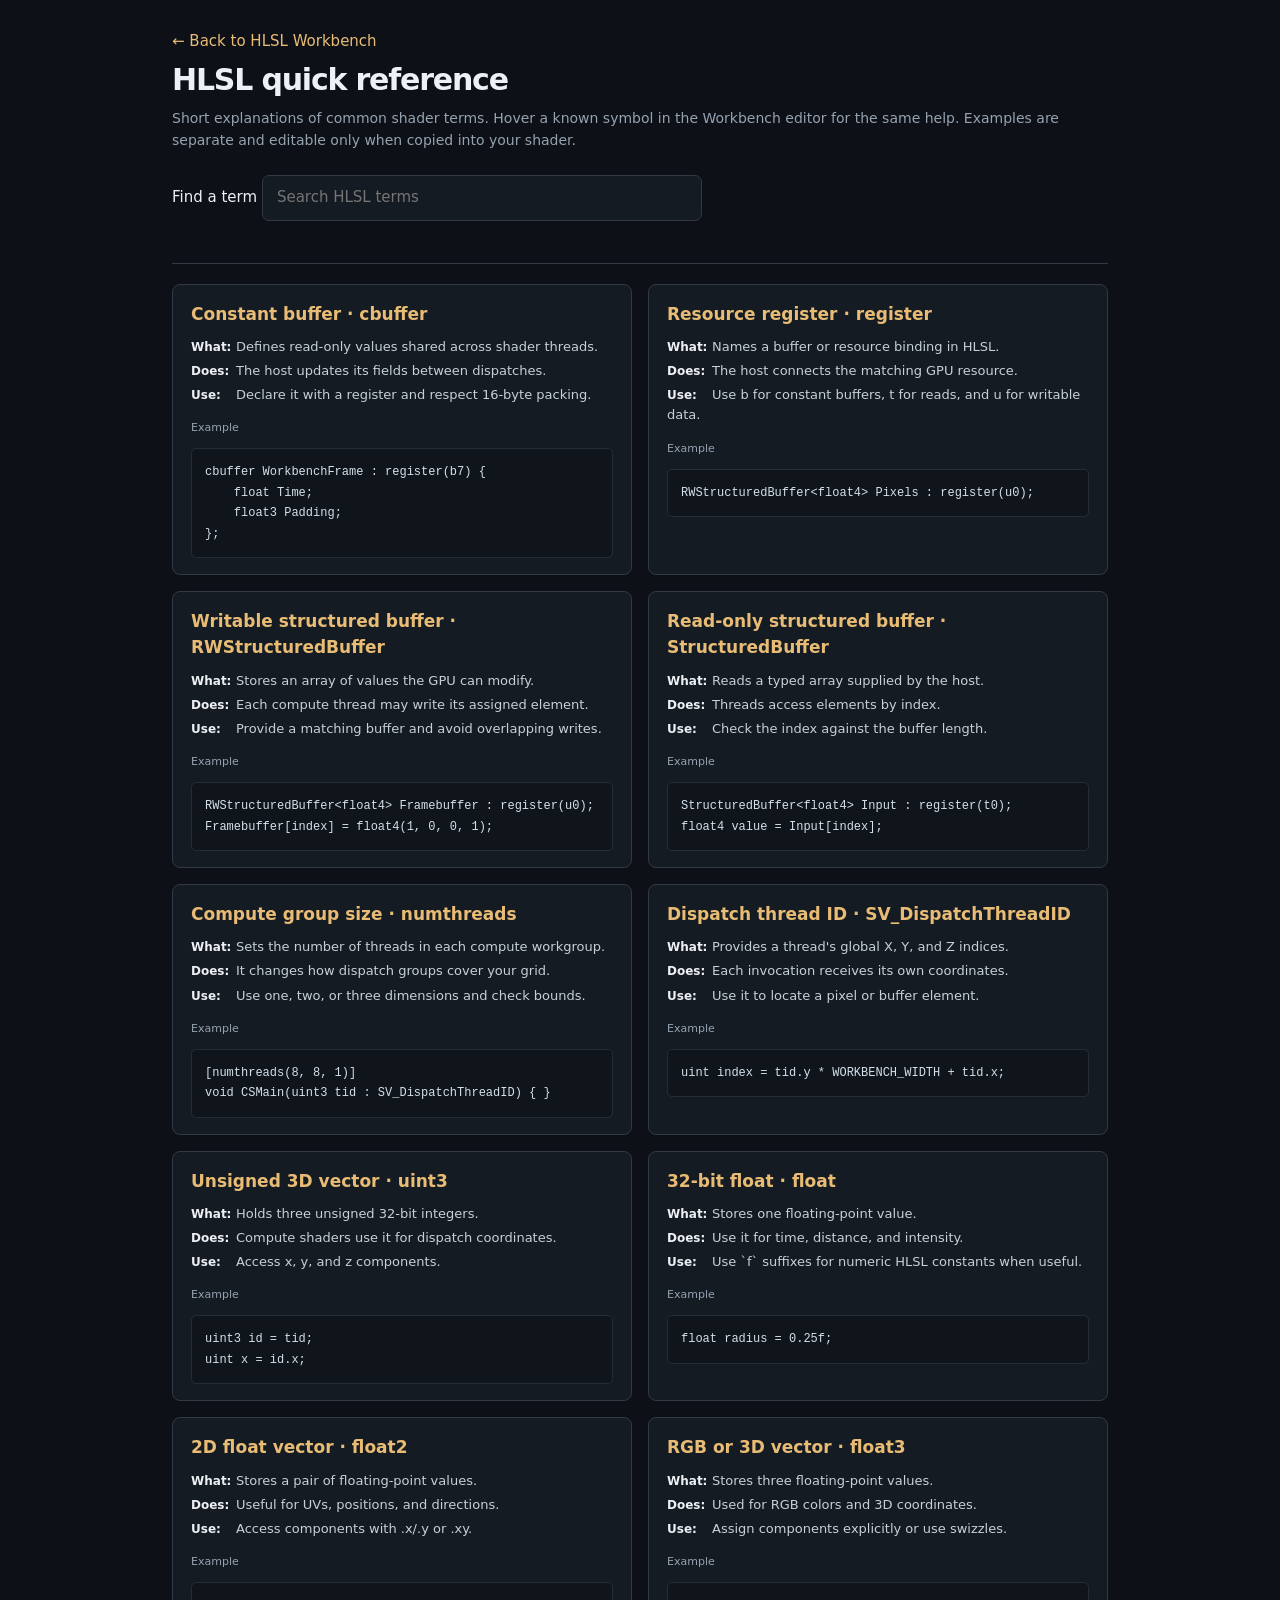
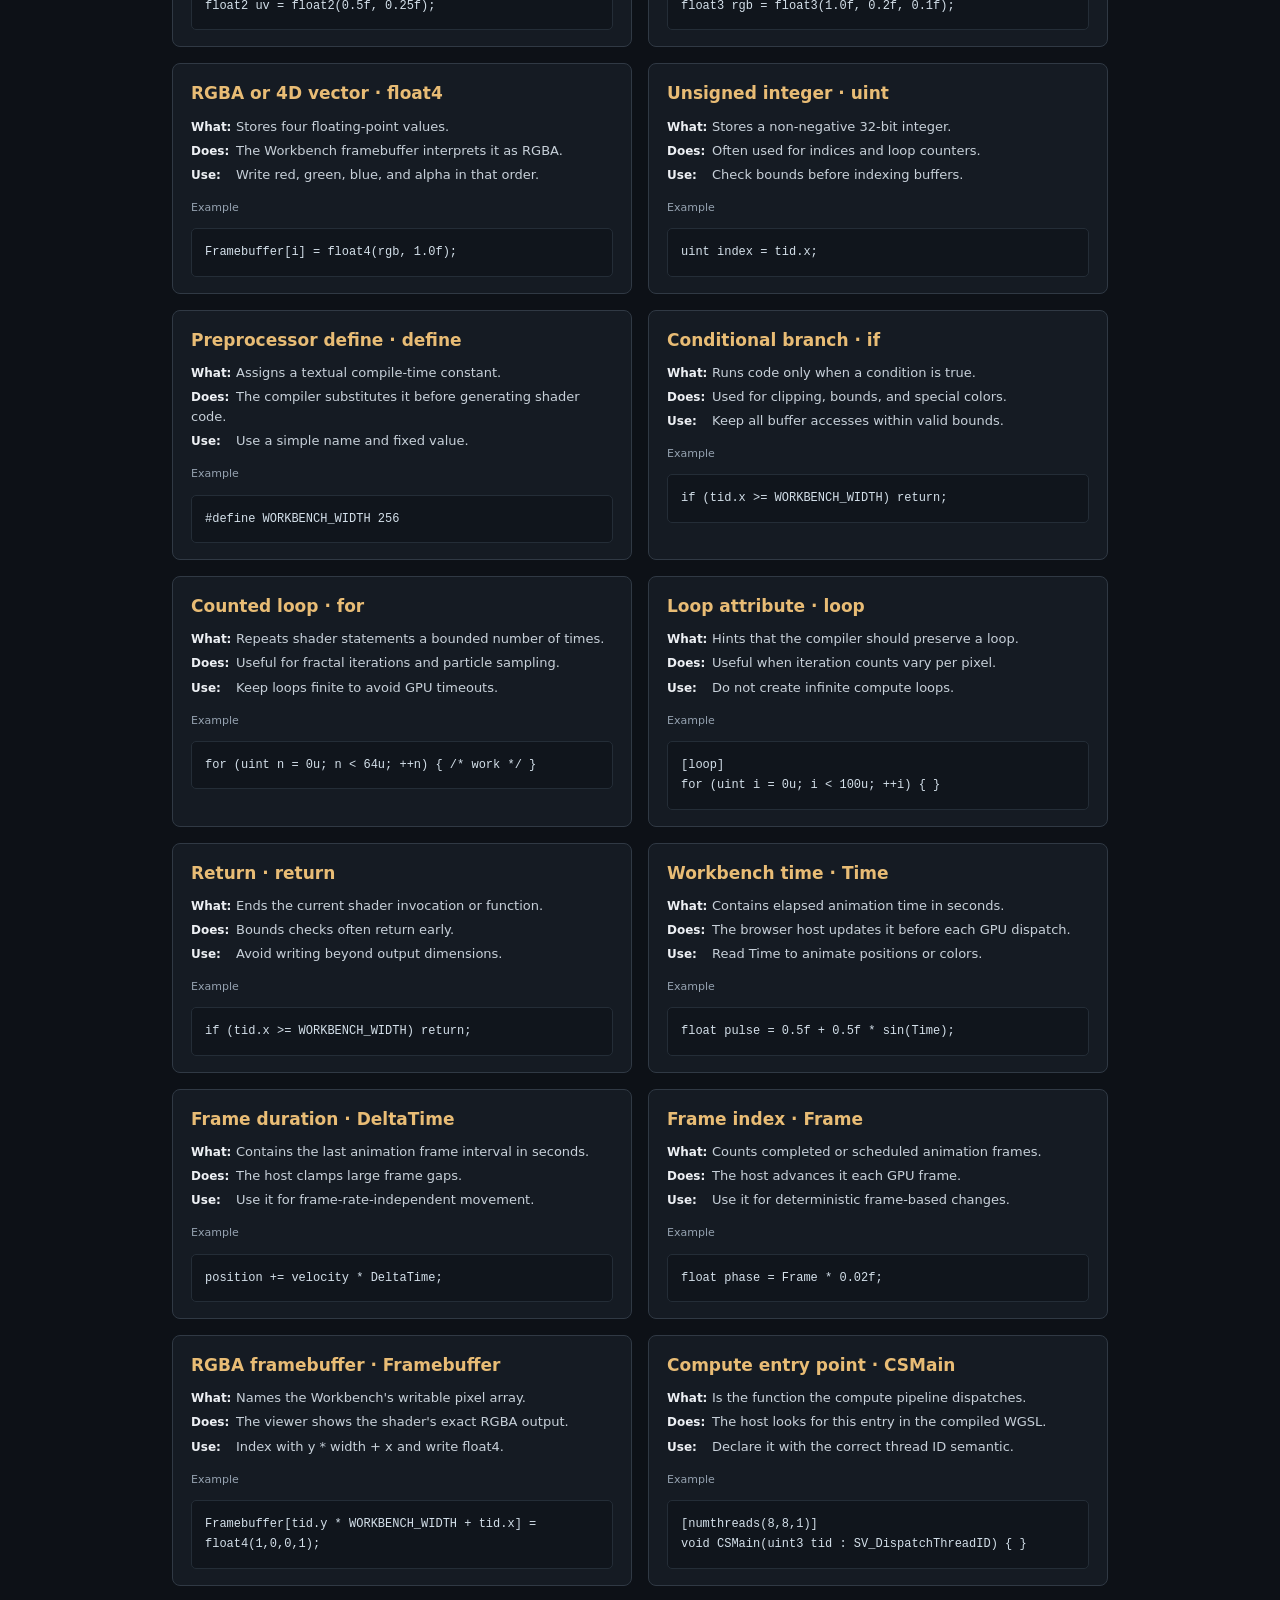
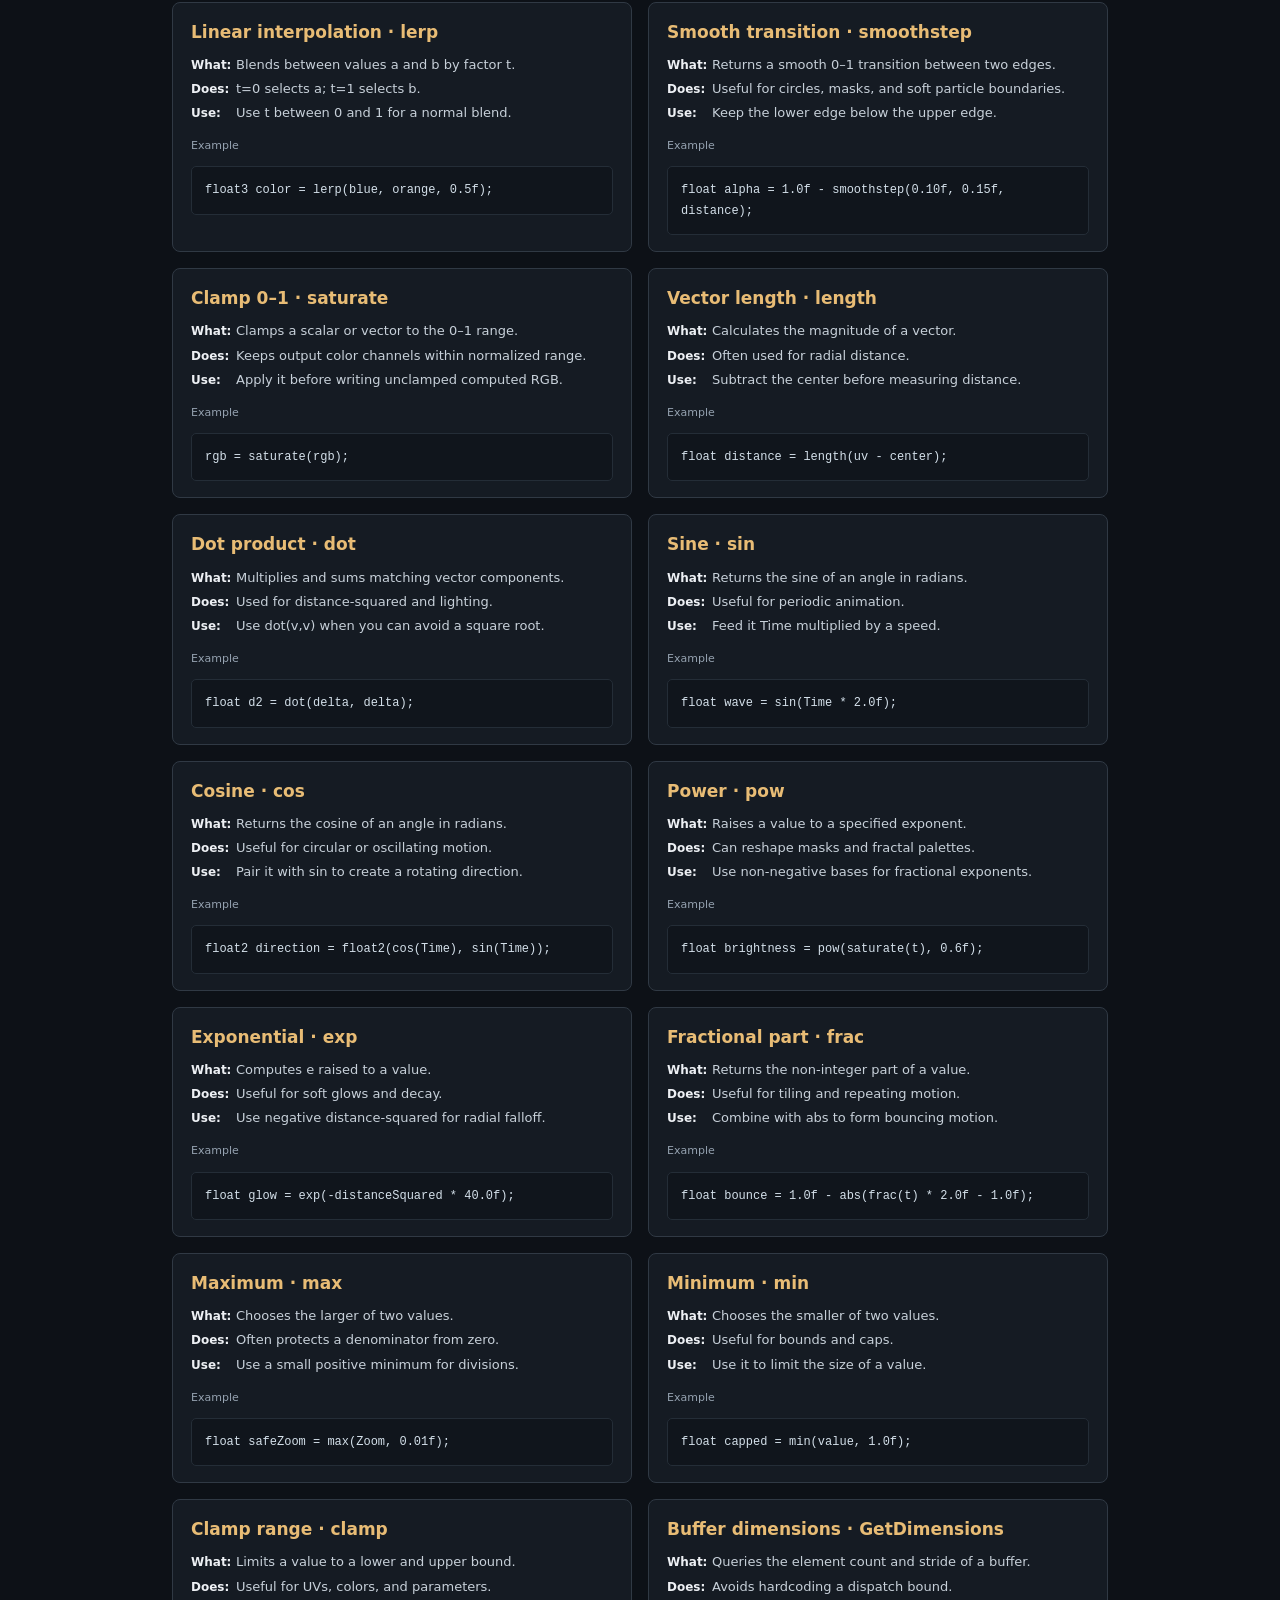
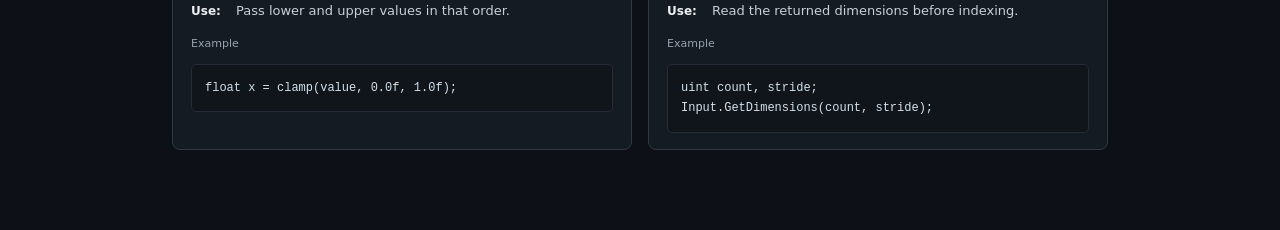
<file: playground/hlsl-reference.html>
<!doctype html>
<html lang="en">
<head>
<meta charset="utf-8">
<meta name="viewport" content="width=device-width, initial-scale=1">
<meta name="theme-color" content="#0d1117">
<title>HLSL Quick Reference — HLSL Workbench</title>
<link rel="stylesheet" href="workbench.css">
<style>
.reference-wrap{max-width:980px;margin:auto;padding:30px 22px 80px}
.reference-head{border-bottom:1px solid var(--border);padding-bottom:22px;margin-bottom:20px}
.reference-head h1{font-size:30px;margin:10px 0}
.reference-head p{color:var(--muted);font-size:14px;margin:0 0 12px}
.reference-search{width:100%;max-width:440px;padding:10px 14px;border:1px solid var(--border);background:var(--surface);border-radius:7px;color:var(--ink);margin:12px 0 20px}
.reference-list{display:grid;grid-template-columns:repeat(auto-fit,minmax(min(100%,400px),1fr));gap:16px}
.reference-entry{scroll-margin-top:30px;background:var(--surface);border:1px solid var(--border);border-radius:8px;padding:16px 18px}
.reference-entry:target{border-color:var(--accent)}
.reference-entry h2{font-size:17px;margin:0 0 10px;color:var(--accent)}
.reference-entry p{margin:4px 0;font-size:13px;color:var(--text)}
.reference-entry p strong{color:var(--ink);font-size:12px;min-width:45px;display:inline-block}
.reference-entry pre{padding:13px;margin-top:12px;background:var(--editor);border:1px solid var(--border-soft);max-height:none;border-radius:5px;white-space:pre-wrap;overflow-wrap:anywhere}
.reference-entry code{font:12px/1.5 ui-monospace,SFMono-Regular,Consolas,monospace}
.reference-caption{font-size:11px;color:var(--muted);margin:14px 0 4px}
</style>
</head>
<body>
<main class="reference-wrap">
<header class="reference-head">
<a href="index.html">← Back to HLSL Workbench</a>
<h1>HLSL quick reference</h1>
<p>Short explanations of common shader terms. Hover a known symbol in the Workbench editor for the same help. Examples are separate and editable only when copied into your shader.</p>
<label for="reference-search">Find a term</label>
<input id="reference-search" class="reference-search" type="search" placeholder="Search HLSL terms" autocomplete="off">
</header>
<div id="reference-list" class="reference-list" aria-live="polite"></div>
</main>
<script src="hlsl-docs-data.js"></script>
<script src="hlsl-reference.js"></script>
</body>
</html>
</file>
<file: playground/workbench.css>
/* HLSL Workbench — deliberately restrained, content-first UI.
   All functionality remains plain HTML/JS with no external dependencies. */
:root{
  color-scheme:dark;
  --canvas:#0d1117;--surface:#151b23;--surface-2:#1b232d;--editor:#10151c;
  --border:#303944;--border-soft:#242d37;
  --ink:#edf0f4;--text:#c7d0d9;--muted:#95a2b0;
  --accent:#e8bc75;--accent-ink:#19160e;--danger:#eb9a8f;
  font:15px/1.55 -apple-system,BlinkMacSystemFont,"Segoe UI",Inter,system-ui,sans-serif;
  background:var(--canvas);color:var(--ink)
}
*{box-sizing:border-box}
html{scroll-behavior:smooth}
body{margin:0;min-width:320px}
button,input,textarea,select{font:inherit}
button{cursor:pointer}
button:disabled{cursor:wait;opacity:.65}
a{color:var(--accent);text-decoration:none}
a:hover{text-decoration:underline}
a:focus-visible,button:focus-visible,input:focus-visible,textarea:focus-visible,select:focus-visible,summary:focus-visible{
  outline:2px solid var(--accent);outline-offset:3px
}
[hidden]{display:none!important}
.wrap{max-width:1660px;margin:0 auto;padding:0 22px 80px}
.site-header{display:flex;align-items:center;justify-content:space-between;min-height:76px;gap:18px;border-bottom:1px solid var(--border-soft)}
.brand{display:flex;align-items:center;gap:12px;min-width:0}
.brand-icon{display:grid;place-items:center;width:36px;height:36px;border:1px solid #697886;border-radius:7px;
  color:var(--ink);font:700 11px/1 ui-monospace,SFMono-Regular,Consolas,monospace;letter-spacing:-.6px}
.brand-title{font-size:14px;font-weight:680;letter-spacing:.02em}
.brand-sub{font-size:12px;color:var(--muted)}
.header-actions{display:flex;align-items:center;gap:18px;white-space:nowrap}
.header-actions a{color:var(--muted);font-size:13px}
.header-actions .quiet-button{padding:8px 11px}
.quiet-button,.minor-button,.preset-button,.buttons button{
  border:1px solid var(--border);border-radius:6px;color:var(--text);background:transparent;
  padding:7px 12px;font-size:13px;font-weight:550;transition:background .12s,border-color .12s
}
.quiet-button:hover,.minor-button:hover,.preset-button:hover,.buttons button:hover{background:var(--surface-2);border-color:#617180;text-decoration:none}
.hero{display:flex;align-items:end;justify-content:space-between;gap:30px;padding:36px 0 25px}
.eyebrow{font:600 11px/1.6 ui-monospace,SFMono-Regular,Consolas,monospace;letter-spacing:.13em;color:var(--accent);text-transform:uppercase}
h1{font-size:clamp(27px,3.2vw,39px);line-height:1.16;letter-spacing:-.04em;font-weight:650;margin:7px 0 8px}
.hero p{margin:0;color:var(--muted);font-size:14px}
.pipeline{color:var(--muted);font:12px/1.6 ui-monospace,SFMono-Regular,Consolas,monospace;letter-spacing:.01em;text-align:right;white-space:nowrap}
.pipeline strong{color:var(--text);font-weight:550}
.workbench{border:1px solid var(--border);border-radius:10px;overflow:hidden;background:var(--surface)}
.workbench-bar{display:flex;justify-content:space-between;align-items:center;gap:15px;
  min-height:59px;padding:11px 18px;border-bottom:1px solid var(--border);background:#191f27}
.workbench-label{font-weight:630;font-size:14px;letter-spacing:-.015em}
.workbench-meta{font:12px/1.4 ui-monospace,SFMono-Regular,Consolas,monospace;color:var(--muted)}
.preset-bar{display:flex;align-items:center;gap:9px;flex-wrap:wrap}
.preset-label{font:11px/1.5 ui-monospace,SFMono-Regular,Consolas,monospace;color:var(--muted);text-transform:uppercase;letter-spacing:.08em;margin-right:5px}
.preset-button{padding:6px 11px}
.preset-button[aria-pressed="true"]{border-color:#c1a370;color:#f3d4a1;background:#343025}
.workspace-grid{display:grid;grid-template-columns:minmax(0,1fr) minmax(0,1.04fr);align-items:stretch}
.editor-surface,.preview-surface{min-width:0}
.editor-surface{display:flex;flex-direction:column;border-right:1px solid var(--border)}
.pane-header{display:flex;justify-content:space-between;align-items:center;gap:12px;
  min-height:46px;padding:8px 17px;border-bottom:1px solid var(--border-soft)}
.pane-label{display:flex;align-items:center;gap:9px;color:var(--ink);font-size:12px;font-weight:640}
.file-mark{width:7px;height:7px;border-radius:50%;background:#b4a27d}
.pane-hint{font:11px/1.3 ui-monospace,SFMono-Regular,Consolas,monospace;color:var(--muted)}
.editor-tools{display:flex;align-items:center;flex-wrap:wrap;gap:3px}
.editor-tools button{border:0;border-radius:4px;padding:5px 9px;color:var(--muted);font:12px/1.4 -apple-system,BlinkMacSystemFont,"Segoe UI",system-ui,sans-serif;background:transparent}
.editor-tools button:hover{color:var(--ink);background:var(--surface-2)}
.code-editor,#bindings{
  display:block;width:100%;max-width:100%;min-width:0;resize:vertical;white-space:pre;overflow:auto;
  background:var(--editor);color:#d8e1e9;border:0;border-radius:0;
  padding:23px 25px;font:13px/1.75 ui-monospace,SFMono-Regular,Consolas,"Liberation Mono",monospace;tab-size:4
}
/* Native-textarea editing over a safe, noninteractive syntax-colored mirror. */
.editor-frame{position:relative;height:clamp(430px,60vh,740px);min-height:260px;background:var(--editor);resize:vertical;overflow:hidden}
.editor-frame #code,.editor-frame .code-highlight{
  box-sizing:border-box;position:absolute;inset:0;width:100%;height:100%;margin:0;
  padding:23px 25px;border:0;border-radius:0;white-space:pre;tab-size:4;
  font:13px/1.75 ui-monospace,SFMono-Regular,Consolas,"Liberation Mono",monospace;
  font-variant-ligatures:none;letter-spacing:0
}
.editor-frame #code{
  z-index:2;min-height:0;flex:none;resize:none;overflow:auto;background:transparent;
  color:transparent;-webkit-text-fill-color:transparent;caret-color:#f0d49d
}
.editor-frame #code::selection{background:rgba(105,143,183,.40);color:transparent}
.editor-frame .code-highlight{
  z-index:1;pointer-events:none;overflow:hidden;background:var(--editor);
  color:#d8e1e9;max-height:none
}
.editor-frame .code-highlight code{font:inherit;color:inherit;white-space:inherit}
.tok-comment{color:#8593a1}.tok-preprocessor{color:#d1a5c5}
.tok-string{color:#a6ceaa}.tok-number{color:#e8b57d}
.tok-keyword{color:#e8bc75}.tok-type{color:#8cc6d7}
.tok-resource{color:#7dd2c7}.tok-builtin{color:#a8bdf0}
.tok-function{color:#a9ccef}.tok-identifier{color:#dae3ec}
.tok-property{color:#b7d9c2}.tok-semantic{color:#c1afdf}
.tok-punctuation{color:#98a5b4}
#bindings{height:230px;min-height:140px;border-top:1px solid var(--border);padding:16px 20px}
.code-editor:focus,#bindings:focus{outline:2px solid #707f8f;outline-offset:-2px}
.bindings-panel{margin:0;border-top:1px solid var(--border-soft);background:#171e27}
.bindings-panel summary{display:flex;align-items:center;justify-content:space-between;gap:10px;
  list-style:none;cursor:pointer;padding:11px 18px;font-size:12px;color:var(--text)}
.bindings-panel summary::-webkit-details-marker{display:none}
.bindings-panel summary::after{content:"▸";font:14px/1 ui-monospace,Consolas,monospace;color:var(--muted)}
.bindings-panel[open] summary::after{content:"▾"}
.bindings-panel summary:hover{background:var(--surface-2)}
.bindings-panel .muted{padding:0 18px 10px;margin:0;font-size:12px;color:var(--muted)}
.run-bar{border-top:1px solid var(--border);padding:15px 17px;background:#191f27}
.run-controls{display:flex;align-items:center;gap:14px;flex-wrap:wrap}
#run-gpu,.buttons .primary{
  background:var(--accent);border:1px solid var(--accent);color:var(--accent-ink);
  border-radius:6px;padding:10px 16px;font-weight:700;font-size:13px
}
#run-gpu:hover,.buttons .primary:hover{background:#f5cb8c}
.run-hint{color:var(--muted);font:11px/1.5 ui-monospace,SFMono-Regular,Consolas,monospace}
.animation-stats{display:flex;align-items:center;gap:18px;flex-wrap:wrap;margin-top:11px;padding-top:10px;border-top:1px solid var(--border-soft);color:var(--muted);font:11px/1.5 ui-monospace,SFMono-Regular,Consolas,monospace}
.animation-stats span{white-space:nowrap}
.animation-stats strong{font-size:12px;font-weight:680;color:var(--ink);font-variant-numeric:tabular-nums}
#animate-gpu{background:#30423b;color:#bedec5;border-color:#476957}
#animate-gpu:hover:not(:disabled){background:#39544a}
#pause-gpu:disabled,#step-gpu:disabled,#reset-gpu:disabled{opacity:.45;cursor:default}
.run-controls{row-gap:9px}
#animate-gpu,#pause-gpu,#step-gpu,#reset-gpu{padding:9px 12px;min-height:40px}

#compile-status{margin:9px 0 0;font-size:12px;color:var(--muted);min-height:17px;overflow-wrap:anywhere}
#compile-status.is-error{color:var(--danger)}
.preview-surface{display:flex;flex-direction:column;background:#131920}
.preview-stage{padding:10px 11px 9px;min-height:230px;flex:1;display:flex;flex-direction:column}
.preview-empty{min-height:240px;flex:1;display:grid;place-items:center;text-align:center;gap:12px;color:var(--muted);padding:20px 12px}
.preview-empty-inner{max-width:230px}
.empty-graphic{display:grid;place-items:center;width:56px;height:56px;margin:0 auto 16px;color:#8493a3}
.empty-graphic svg{width:40px;height:40px;display:block}
.preview-empty h3{font-size:15px;font-weight:620;color:var(--text);margin:0 0 7px}
.preview-empty p{font-size:12px;line-height:1.65;margin:0}
.gpu-visual-panel{display:flex;flex-direction:column;flex:1;gap:0;min-width:0}
.visual-heading{display:flex;justify-content:space-between;align-items:center;gap:12px;margin:1px 0 12px}
.visual-heading h3{font-size:13px;font-weight:640;margin:0}
.data-provenance{color:var(--muted);font:11px/1.5 ui-monospace,SFMono-Regular,Consolas,monospace}
.visual-chart{display:grid;place-items:center;min-width:0;background:var(--editor);
  border:0;border-radius:4px;padding:0;overflow:hidden}
#gpu-visual{display:block;aspect-ratio:1/1;width:100%;max-width:680px;height:auto;border:0;background:transparent;cursor:default;touch-action:auto}
#gpu-visual-legend{font-size:11px;line-height:1.55;color:var(--muted);margin:10px 2px 13px}
.visual-metrics{display:grid;grid-template-columns:repeat(4,minmax(0,1fr));gap:0;
  border-top:1px solid var(--border);border-bottom:1px solid var(--border);padding:13px 0}
.visual-metric{padding:0 11px;border-right:1px solid var(--border-soft)}
.visual-metric:first-child{padding-left:2px}
.visual-metric:last-child{border-right:0}
.visual-metric span{display:block;font:11px/1.5 ui-monospace,SFMono-Regular,Consolas,monospace;color:var(--muted);white-space:nowrap}
.visual-metric strong{display:block;font-size:17px;line-height:1.5;font-weight:620;font-variant-numeric:tabular-nums;letter-spacing:-.03em;color:var(--ink)}
#gpu-visual-summary{font-size:12px;line-height:1.55;color:var(--muted);margin:11px 0 0;overflow-wrap:anywhere}
#gpu-visual-summary.warning{color:#edbb7a}
.inspectors{border-top:1px solid var(--border);background:#171e26}
.inspectors details{border-bottom:1px solid var(--border-soft)}
.inspectors details:last-child{border-bottom:0}
.inspectors summary{display:flex;justify-content:space-between;align-items:center;
  list-style:none;padding:12px 17px;cursor:pointer;font:12px/1.5 ui-monospace,SFMono-Regular,Consolas,monospace;color:var(--text)}
.inspectors summary::-webkit-details-marker{display:none}
.inspectors summary:after{content:"▸";font-size:14px;color:var(--muted)}
.inspectors details[open] summary:after{content:"▾"}
.inspectors summary:hover{background:var(--surface-2)}
.inspectors pre{margin:0;border-top:1px solid var(--border-soft);border-radius:0}
pre{background:var(--editor);color:#d4e0ea;font:12px/1.7 ui-monospace,SFMono-Regular,Consolas,monospace;
  white-space:pre;overflow:auto;tab-size:4;padding:16px;max-height:330px;margin:0}
.check-wgsl{display:flex;align-items:center;gap:7px;padding:10px 17px;font-size:12px;color:var(--muted)}
.check-wgsl input{accent-color:var(--accent)}
.workbench-foot{padding:10px 17px;border-top:1px solid var(--border);font-size:11px;color:var(--muted);background:#171e26}
.workbench-foot a{color:var(--text)}
.after-workbench{padding:46px 0 0}
.after-workbench h2{font-size:19px;letter-spacing:-.02em;margin:0 0 7px}
.after-workbench .section-intro{font-size:13px;color:var(--muted);margin:0 0 20px}
.secondary-lab{border:1px solid var(--border);border-radius:8px;background:var(--surface);margin-bottom:12px;overflow:hidden}
.secondary-lab>summary{display:flex;align-items:center;gap:12px;padding:17px 20px;cursor:pointer;list-style:none}
.secondary-lab>summary::-webkit-details-marker{display:none}
.secondary-lab>summary:hover{background:var(--surface-2)}
.secondary-lab>summary:after{content:"▸";margin-left:auto;color:var(--muted);font-size:14px}
.secondary-lab[open]>summary:after{content:"▾"}
.secondary-title{font-size:14px;font-weight:650}
.secondary-desc{font-size:12px;color:var(--muted)}
.secondary-content{border-top:1px solid var(--border);padding:20px}
.demo-grid{display:grid;grid-template-columns:270px minmax(0,1fr);gap:20px}
.demo-controls{padding:0 5px 0 0}
.ctrl{margin:0 0 13px}
.ctrl>label{display:flex;justify-content:space-between;gap:8px;font-size:12px;margin-bottom:7px;color:var(--text)}
.ctrl output{color:var(--accent);font-variant-numeric:tabular-nums}
.ctrl input[type=range]{width:100%;accent-color:var(--accent)}
.ctrl select{width:100%;background:var(--editor);color:var(--text);padding:7px;border:1px solid var(--border);border-radius:4px}
.buttons{display:flex;flex-wrap:wrap;gap:8px}
#scene{display:block;width:100%;aspect-ratio:920/430;height:auto;cursor:crosshair;touch-action:none;
  border:1px solid var(--border);border-radius:5px;background:#0c1723}
.stats{display:grid;grid-template-columns:repeat(4,minmax(0,1fr));gap:10px;margin:12px 0}
.stat{border-top:1px solid var(--border);padding-top:8px}
.stat strong{display:block;font-size:18px;font-weight:600;font-variant-numeric:tabular-nums}
.stat span{font-size:11px;color:var(--muted)}
.notice,.hint,.muted{color:var(--muted);font-size:12px;line-height:1.6}
.hint{margin:10px 0}.notice{margin:9px 0}
h3{font-size:14px;font-weight:630;margin:14px 0 8px}
.group{border:1px solid var(--border);padding:8px;margin:7px 0;border-radius:4px}
.group-title{display:flex;justify-content:space-between;font-size:12px;color:var(--muted)}
.group-track{height:7px;background:#313b47;margin-top:6px;border-radius:2px;overflow:hidden}
.group-filled{height:100%;background:var(--accent)}
.secondary-lab textarea.code-editor{height:200px;min-height:120px;border:1px solid var(--border);border-radius:4px;margin:10px 0}
#wgsl-input.code-editor{height:70px;min-height:70px}
#wgsl-output.result-panel{border:1px solid var(--border);border-radius:4px;margin-top:12px}
.steps{display:grid;grid-template-columns:repeat(2,minmax(0,1fr));gap:13px}
.step{padding:13px 0;border-top:1px solid var(--border-soft)}
.step strong{font-size:13px}
.step p{font-size:12px;color:var(--muted);margin:6px 0 0}
.foot{font-size:12px;color:var(--muted);padding-top:30px;border-top:1px solid var(--border-soft);margin-top:32px}
.foot a{color:var(--text)}
.sr-only{position:absolute;width:1px;height:1px;padding:0;margin:-1px;overflow:hidden;clip:rect(0,0,0,0);white-space:nowrap;border:0}
@media(max-width:1160px){
  .workspace-grid{grid-template-columns:minmax(0,1fr) minmax(0,1fr)}
  .visual-metrics{grid-template-columns:repeat(2,minmax(0,1fr));row-gap:10px}
  .visual-metric:nth-child(2){border-right:0}
  .visual-metric:nth-child(3){padding-left:2px}
  .pipeline{display:none}
}
@media(max-width:850px){
  .workspace-grid{grid-template-columns:1fr}
  .editor-surface{border-right:0;border-bottom:1px solid var(--border)}
  .hero{padding-top:26px}
  .editor-frame{height:460px}
  .preview-empty{min-height:260px}
  .demo-grid{grid-template-columns:1fr}
}
@media(max-width:600px){
  .wrap{padding:0 14px 50px}
  .site-header{min-height:64px}
  .brand-sub{display:none}
  .header-actions{gap:9px}
  .header-actions a{display:none}
  .hero{padding:26px 0 20px}
  h1{font-size:29px}
  .workbench-bar{align-items:flex-start;flex-direction:column;padding:13px}
  .preset-bar{width:100%}
  .pane-header{padding:9px 11px}
  .code-editor,#bindings{padding:16px 13px;font-size:12px}
  .editor-frame{height:400px}
  .preview-stage{padding:12px}
  .visual-metric strong{font-size:15px}
  .visual-metric{padding:0 7px}
  .stats{grid-template-columns:repeat(2,minmax(0,1fr))}
  .secondary-content{padding:13px}
  .secondary-lab>summary{padding:15px}
  .secondary-desc{display:none}
  .steps{grid-template-columns:1fr}
}
@media(prefers-reduced-motion:reduce){
  html{scroll-behavior:auto}
  .quiet-button,.minor-button,.preset-button,.buttons button{transition:none}
}


/* Foldable source stays in ONE editor. No detached code cards. */
.editor-tools{flex-wrap:wrap;justify-content:flex-end;gap:7px}
.editor-tools .editor-mode-button{
  color:var(--text);border:1px solid var(--border);border-radius:4px;
  padding:5px 9px;font-size:11px
}
.editor-tools .editor-mode-button:hover{background:#222d37;border-color:#667586}
.editor-help-hint{color:var(--muted);font:11px/1.4 ui-monospace,Consolas,monospace;white-space:nowrap}
.editor-frame.has-codemirror #code-highlight{display:none!important}
.editor-frame.has-codemirror>.CodeMirror{
  position:absolute;inset:0;width:100%;height:100%;
  background:var(--editor);color:#d8e1e9;border:0;border-radius:0;
  font:13px/1.7 ui-monospace,SFMono-Regular,Consolas,"Liberation Mono",monospace;
  font-variant-ligatures:none;letter-spacing:0
}
.editor-frame.has-codemirror .CodeMirror-scroll{min-height:0}
.editor-frame.has-codemirror .CodeMirror-lines{padding:17px 0 26px}
.editor-frame.has-codemirror .CodeMirror pre.CodeMirror-line,
.editor-frame.has-codemirror .CodeMirror pre.CodeMirror-line-like{padding:0 14px 0 8px}
.editor-frame.has-codemirror .CodeMirror-gutters{
  background:#121923;border-right:1px solid #2b3541;color:#758393;
}
.editor-frame.has-codemirror .CodeMirror-linenumber{color:#6d7b89;padding:0 6px 0 3px}
.editor-frame.has-codemirror .CodeMirror-foldgutter{width:19px}
.editor-frame.has-codemirror .CodeMirror-foldgutter-open,
.editor-frame.has-codemirror .CodeMirror-foldgutter-folded{
  width:18px;color:#8594a5;text-align:center;font-size:11px;
  padding:0;cursor:pointer;line-height:inherit
}
.editor-frame.has-codemirror .CodeMirror-foldgutter-open::after{content:"⌄"}
.editor-frame.has-codemirror .CodeMirror-foldgutter-folded::after{content:"›"}
.editor-frame.has-codemirror .CodeMirror-foldgutter-open:hover,
.editor-frame.has-codemirror .CodeMirror-foldgutter-folded:hover{color:#e8bc75}
.editor-frame.has-codemirror .CodeMirror-foldmarker{
  color:#e8bc75;border:1px solid #505c6a;border-radius:3px;
  background:#222e3a;padding:0 6px;cursor:pointer
}
.editor-frame.has-codemirror .CodeMirror-cursor{border-left:1px solid #f0d49d}
.editor-frame.has-codemirror .CodeMirror-selected{background:#3b5068!important}
.editor-frame.has-codemirror .CodeMirror-focused .CodeMirror-selected{background:#416283!important}
.editor-frame.has-codemirror .CodeMirror-activeline-background{background:#1a2430}
.editor-frame.has-codemirror .cm-comment{color:#8493a3}
.editor-frame.has-codemirror .cm-keyword{color:#e8bc75}
.editor-frame.has-codemirror .cm-type{color:#8cc6d7}
.editor-frame.has-codemirror .cm-variable-2{color:#7dd2c7}
.editor-frame.has-codemirror .cm-variable{color:#dce5ed}
.editor-frame.has-codemirror .cm-def{color:#b1cbef}
.editor-frame.has-codemirror .cm-number{color:#e8b57d}
.editor-frame.has-codemirror .cm-atom{color:#c1afdf}
.editor-frame.has-codemirror .cm-builtin{color:#a8bdf0}
.editor-frame.has-codemirror .cm-meta{color:#d1a5c5}
.editor-frame.has-codemirror .cm-string{color:#a6ceaa}
.editor-frame.has-codemirror .cm-operator{color:#b2bcc8}
/* Offline HLSL completion dropdown and function signature popover. */
.CodeMirror-hints{
  z-index:140;box-sizing:border-box;min-width:255px;max-width:min(480px,90vw);
  max-height:285px;overflow:auto;background:#1d2732;border:1px solid #526173;
  border-radius:6px;box-shadow:0 10px 32px rgba(0,0,0,.5);
  padding:4px;scrollbar-color:#566779 #1d2732;
  color:#dde7ef;font:12px/1.5 ui-monospace,SFMono-Regular,Consolas,monospace
}
.CodeMirror-hint{
  box-sizing:border-box;display:flex;align-items:baseline;gap:11px;
  padding:6px 9px;border-radius:3px;white-space:nowrap;max-width:100%;
  color:#d9e6ef
}
.CodeMirror-hint-active{background:#33506b;color:#fff}
.hlsl-hint-name{min-width:0;overflow:hidden;text-overflow:ellipsis;color:#c5d9ef;font-weight:600}
.hlsl-hint-type .hlsl-hint-name,.hlsl-hint-resource .hlsl-hint-name{color:#94ccdc}
.hlsl-hint-function .hlsl-hint-name,.hlsl-hint-intrinsic .hlsl-hint-name{color:#ecc284}
.hlsl-hint-macro .hlsl-hint-name{color:#dcb5d7}
.hlsl-hint-kind{color:#a0afbe;font-size:10px;margin-left:auto}
.hlsl-hint-description{max-width:210px;overflow:hidden;text-overflow:ellipsis;color:#95a7b7;font-size:10px}
.CodeMirror-hint-active .hlsl-hint-kind,.CodeMirror-hint-active .hlsl-hint-description{color:#c3d0de}
.hlsl-signature-help{
  position:fixed;z-index:130;box-sizing:border-box;width:min(420px,calc(100vw - 20px));
  border:1px solid #65778a;border-radius:6px;padding:10px 12px;
  background:#25303b;color:#e2e9ef;box-shadow:0 10px 28px rgba(0,0,0,.42);
  font:12px/1.45 ui-monospace,SFMono-Regular,Consolas,monospace;
  pointer-events:none
}
.hlsl-signature-help[hidden]{display:none}
.signature-head{display:flex;align-items:center;justify-content:space-between;gap:10px;margin-bottom:7px}
.signature-head strong{color:#ebc487}
.signature-head span{color:#adc2d6;font-size:11px}
.hlsl-signature-help>code{display:block;white-space:pre-wrap;overflow-wrap:anywhere;color:#d6e7f6}
.hlsl-signature-help p{margin:7px 0 0;color:#bdcad5;font:11px/1.5 system-ui,sans-serif}
.editor-frame.has-codemirror .CodeMirror-matchingbracket{
  color:#eac78d!important;outline:1px solid #63788f
}
.hlsl-help-tooltip{
  position:fixed;z-index:100;box-sizing:border-box;width:min(375px,calc(100vw - 18px));
  max-height:min(560px,85vh);overflow:auto;padding:15px 16px 13px;
  background:#222a34;border:1px solid #7c8794;border-radius:8px;color:#dfe6ec;
  box-shadow:0 8px 35px rgba(0,0,0,.5);font:12px/1.5 -apple-system,BlinkMacSystemFont,"Segoe UI",system-ui,sans-serif
}
.hlsl-help-tooltip[hidden]{display:none}
.hlsl-help-tooltip{user-select:text;pointer-events:auto}
.doc-tooltip-controls{display:flex;align-items:center;gap:9px}
.hlsl-help-close{cursor:pointer;border:1px solid #566577;color:#cad4df;background:#303c49;border-radius:4px;line-height:1;padding:3px 7px;font-size:18px}
.hlsl-help-close:hover{background:#435466}
.editor-shortcuts{display:flex;flex-wrap:wrap;gap:6px 15px;padding:10px 15px;background:#17212b;border-top:1px solid #303d49;color:#b8c8d8;font:11px/1.65 ui-monospace,Consolas,monospace}
.editor-shortcuts span{white-space:nowrap}
.editor-shortcuts kbd{display:inline-block;padding:0 5px;border:1px solid #596979;border-radius:3px;background:#273442;color:#f0d09a;font:inherit}
@media(max-width:600px){.editor-shortcuts{gap:5px 9px;padding:8px 10px}.editor-shortcuts span{white-space:normal}}

.doc-tooltip-head{display:flex;align-items:start;justify-content:space-between;gap:14px;
  padding-bottom:9px;border-bottom:1px solid #414d5a;margin-bottom:10px}
.doc-tooltip-head strong{font-size:14px;color:#f0d09a}
.doc-tooltip-head span{font-size:10px;color:#a7b7c9;white-space:nowrap}
.hlsl-help-tooltip p{margin:6px 0;line-height:1.45}
.hlsl-help-tooltip p b{display:inline-block;color:#f0d09a;min-width:42px}
.doc-example-label{margin:12px 0 5px;color:#b7c5d3;font-size:11px}
.hlsl-help-tooltip .doc-example{
  border:1px solid #445161;background:#111922;border-radius:5px;padding:10px 11px;
  margin:0 0 10px;max-height:145px;white-space:pre;overflow:auto
}
.hlsl-help-tooltip .doc-example code{font:11.5px/1.5 ui-monospace,SFMono-Regular,Consolas,monospace}
.hlsl-help-tooltip a{font-size:12px;display:inline-block;margin-top:3px}
@media(max-width:600px){
  .editor-tools{gap:4px}
  .editor-tools .editor-mode-button{padding:4px 6px}
  .editor-help-hint{display:none}
}

/* Persistent desktop host and file association controls */
.brand-icon{padding:2px;overflow:hidden;background:#170e2a;border-color:#5b4379}
.brand-icon img{width:100%;height:100%;object-fit:cover;border-radius:4px}
#desktop-file-label{display:inline-block;max-width:260px;overflow:hidden;text-overflow:ellipsis;white-space:nowrap}
#save-file:not(:disabled){color:#9ee4bc;font-weight:650}
#open-file{color:#c6bbeb}
</file>
